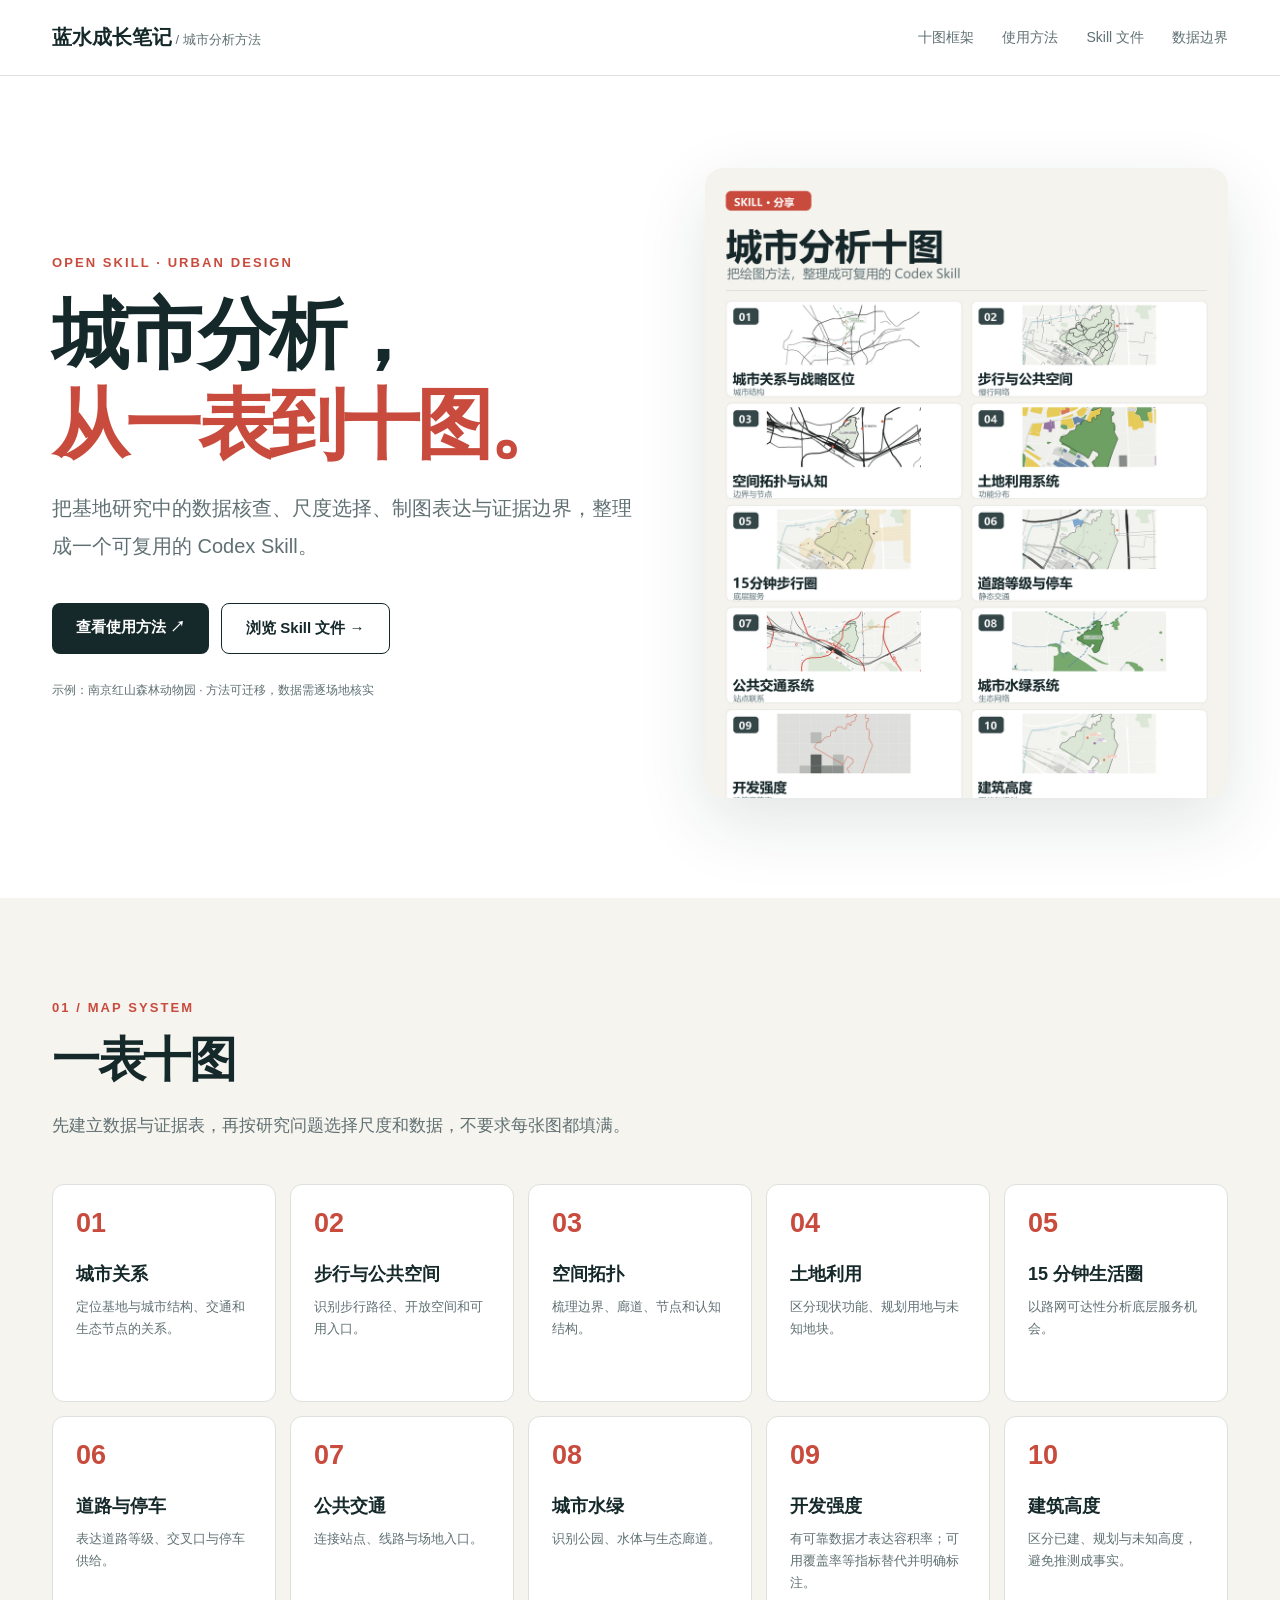
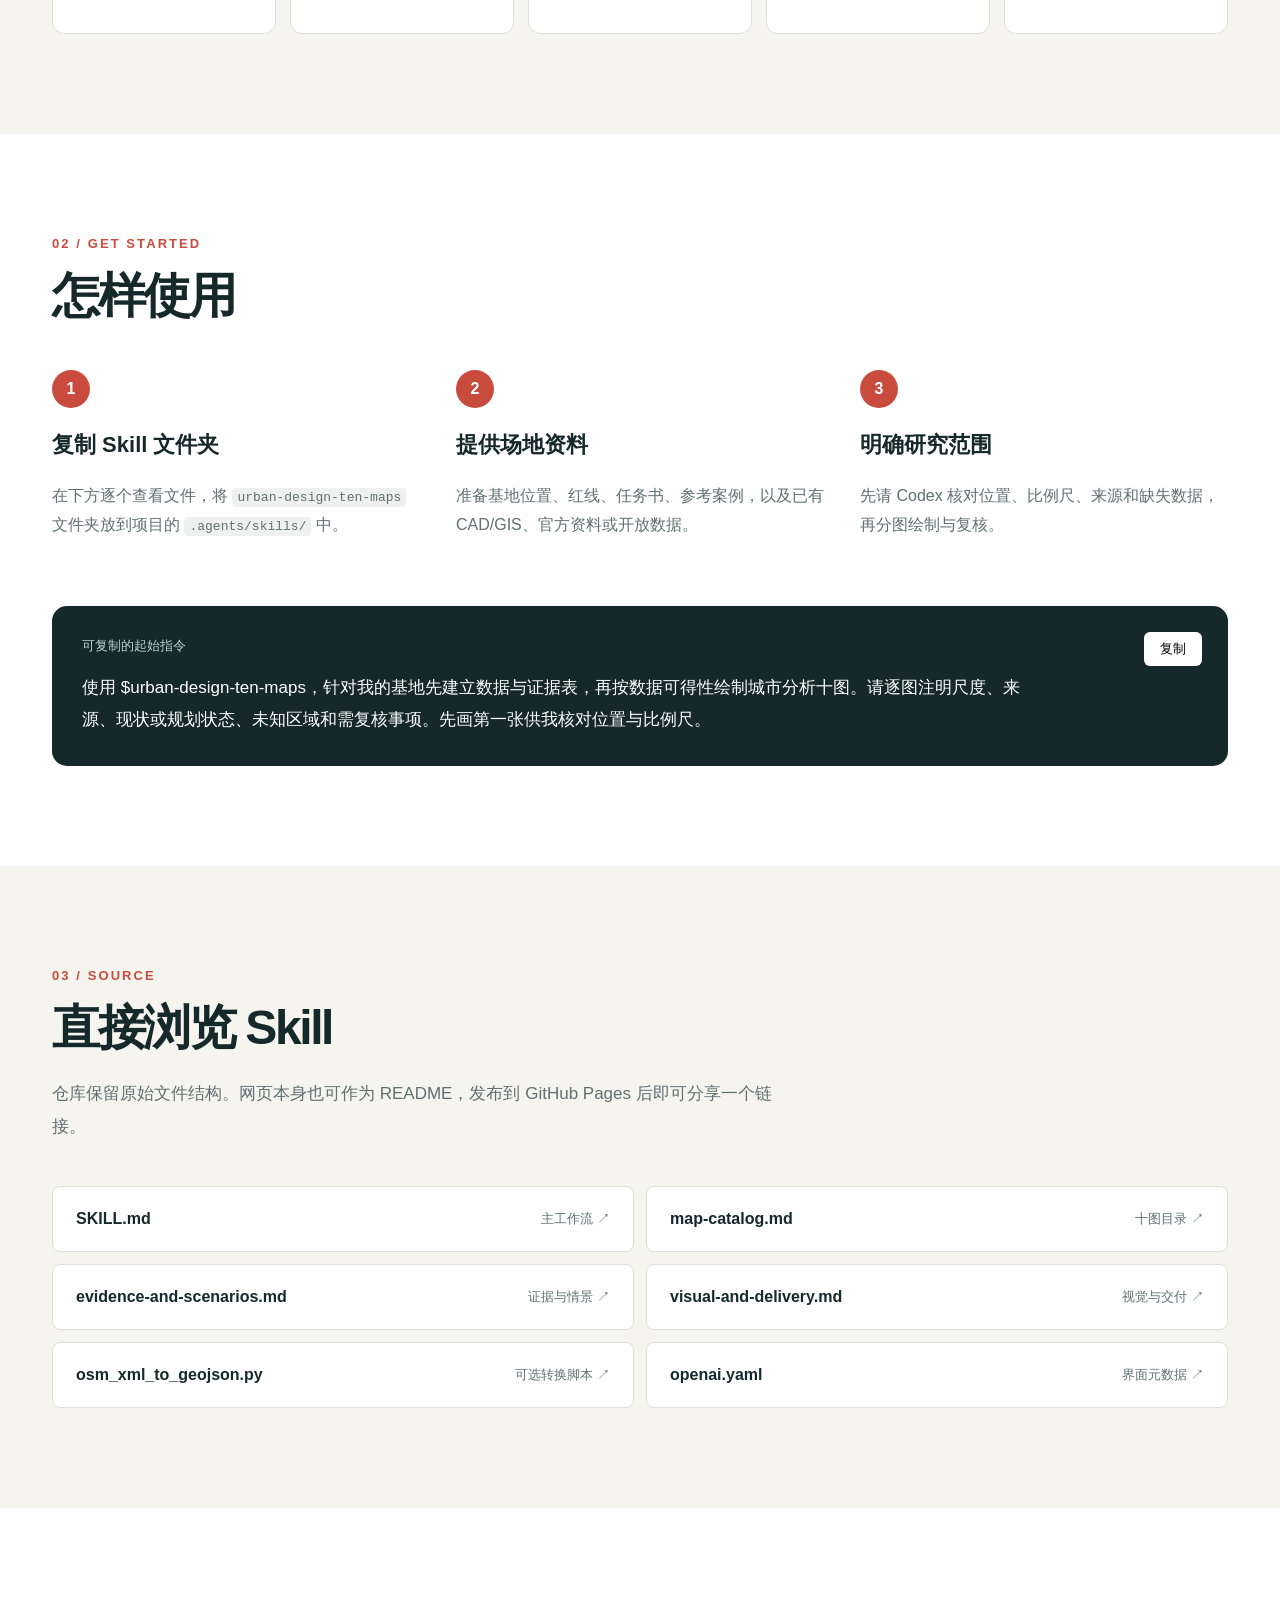
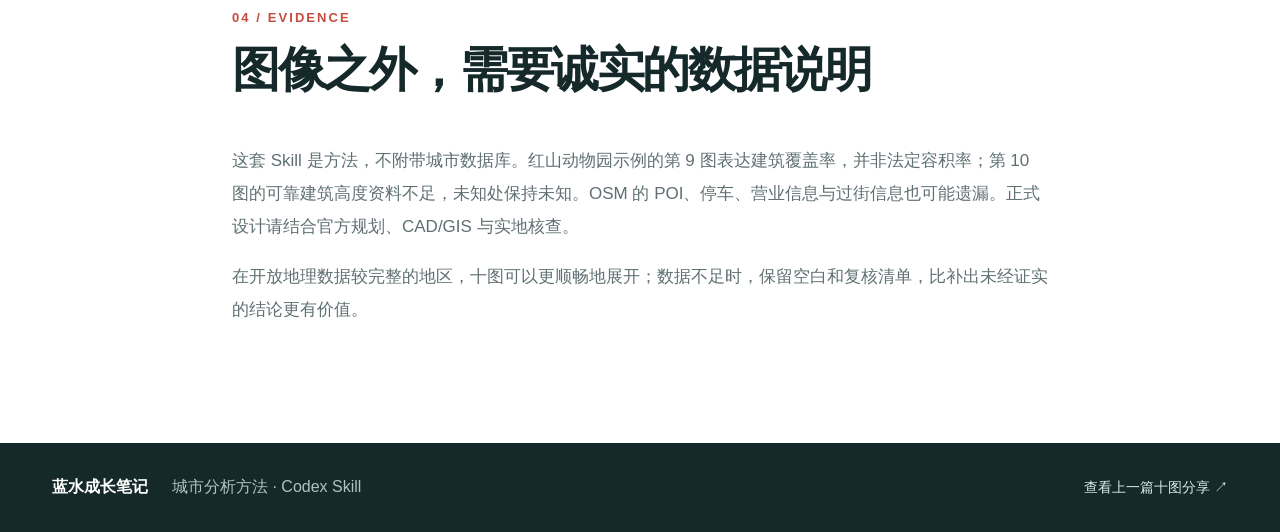
<file: index.html>
<!doctype html>
<html lang="zh-CN">
<head>
<meta charset="utf-8">
<meta name="viewport" content="width=device-width, initial-scale=1">
<meta name="description" content="蓝水成长笔记：Codex 城市分析一表十图 Skill，含方法、示例、安装与数据边界。">
<title>城市分析十图 · 蓝水成长笔记</title>
<link rel="stylesheet" href="style.css">
</head>
<body>
<header class="topbar"><a class="brand" href="#top">蓝水成长笔记<span> / 城市分析方法</span></a><nav><a href="#maps">十图框架</a><a href="#use">使用方法</a><a href="#files">Skill 文件</a><a href="#limits">数据边界</a></nav></header>
<main id="top">
<section class="hero wrap">
<div class="hero-copy"><div class="eyebrow">OPEN SKILL · URBAN DESIGN</div><h1>城市分析，<br><em>从一表到十图。</em></h1><p class="lead">把基地研究中的数据核查、尺度选择、制图表达与证据边界，整理成一个可复用的 Codex Skill。</p><div class="actions"><a class="button primary" href="#use">查看使用方法 ↗</a><a class="button secondary" href="#files">浏览 Skill 文件 →</a></div><p class="tiny">示例：南京红山森林动物园 · 方法可迁移，数据需逐场地核实</p></div>
<div class="hero-art"><img src="assets/hongshan-ten-maps.jpg" alt="南京红山森林动物园一表十图示例总览，蓝水成长笔记水印"></div>
</section>
<section id="maps" class="section pale"><div class="wrap"><div class="section-head"><span>01 / MAP SYSTEM</span><h2>一表十图</h2><p>先建立数据与证据表，再按研究问题选择尺度和数据，不要求每张图都填满。</p></div><div class="grid">
<article><b>01</b><h3>城市关系</h3><p>定位基地与城市结构、交通和生态节点的关系。</p></article>
<article><b>02</b><h3>步行与公共空间</h3><p>识别步行路径、开放空间和可用入口。</p></article>
<article><b>03</b><h3>空间拓扑</h3><p>梳理边界、廊道、节点和认知结构。</p></article>
<article><b>04</b><h3>土地利用</h3><p>区分现状功能、规划用地与未知地块。</p></article>
<article><b>05</b><h3>15 分钟生活圈</h3><p>以路网可达性分析底层服务机会。</p></article>
<article><b>06</b><h3>道路与停车</h3><p>表达道路等级、交叉口与停车供给。</p></article>
<article><b>07</b><h3>公共交通</h3><p>连接站点、线路与场地入口。</p></article>
<article><b>08</b><h3>城市水绿</h3><p>识别公园、水体与生态廊道。</p></article>
<article><b>09</b><h3>开发强度</h3><p>有可靠数据才表达容积率；可用覆盖率等指标替代并明确标注。</p></article>
<article><b>10</b><h3>建筑高度</h3><p>区分已建、规划与未知高度，避免推测成事实。</p></article>
</div></div></section>
<section id="use" class="section"><div class="wrap"><div class="section-head"><span>02 / GET STARTED</span><h2>怎样使用</h2></div><div class="steps"><div><strong>1</strong><h3>复制 Skill 文件夹</h3><p>在下方逐个查看文件，将 <code>urban-design-ten-maps</code> 文件夹放到项目的 <code>.agents/skills/</code> 中。</p></div><div><strong>2</strong><h3>提供场地资料</h3><p>准备基地位置、红线、任务书、参考案例，以及已有 CAD/GIS、官方资料或开放数据。</p></div><div><strong>3</strong><h3>明确研究范围</h3><p>先请 Codex 核对位置、比例尺、来源和缺失数据，再分图绘制与复核。</p></div></div><div class="prompt"><span>可复制的起始指令</span><button id="copyPrompt" type="button">复制</button><p id="promptText">使用 $urban-design-ten-maps，针对我的基地先建立数据与证据表，再按数据可得性绘制城市分析十图。请逐图注明尺度、来源、现状或规划状态、未知区域和需复核事项。先画第一张供我核对位置与比例尺。</p></div></div></section>
<section id="files" class="section pale"><div class="wrap"><div class="section-head"><span>03 / SOURCE</span><h2>直接浏览 Skill</h2><p>仓库保留原始文件结构。网页本身也可作为 README，发布到 GitHub Pages 后即可分享一个链接。</p></div><div class="file-list"><a href="https://github.com/yaoziwen222-ai/yaoziwen222-ai.github.io/blob/main/urban-design-ten-maps/SKILL.md">SKILL.md <span>主工作流 ↗</span></a><a href="https://github.com/yaoziwen222-ai/yaoziwen222-ai.github.io/blob/main/urban-design-ten-maps/references/map-catalog.md">map-catalog.md <span>十图目录 ↗</span></a><a href="https://github.com/yaoziwen222-ai/yaoziwen222-ai.github.io/blob/main/urban-design-ten-maps/references/evidence-and-scenarios.md">evidence-and-scenarios.md <span>证据与情景 ↗</span></a><a href="https://github.com/yaoziwen222-ai/yaoziwen222-ai.github.io/blob/main/urban-design-ten-maps/references/visual-and-delivery.md">visual-and-delivery.md <span>视觉与交付 ↗</span></a><a href="https://github.com/yaoziwen222-ai/yaoziwen222-ai.github.io/blob/main/urban-design-ten-maps/scripts/osm_xml_to_geojson.py">osm_xml_to_geojson.py <span>可选转换脚本 ↗</span></a><a href="https://github.com/yaoziwen222-ai/yaoziwen222-ai.github.io/blob/main/urban-design-ten-maps/agents/openai.yaml">openai.yaml <span>界面元数据 ↗</span></a></div></div></section>
<section id="limits" class="section"><div class="wrap narrow"><div class="section-head"><span>04 / EVIDENCE</span><h2>图像之外，需要诚实的数据说明</h2></div><p>这套 Skill 是方法，不附带城市数据库。红山动物园示例的第 9 图表达建筑覆盖率，并非法定容积率；第 10 图的可靠建筑高度资料不足，未知处保持未知。OSM 的 POI、停车、营业信息与过街信息也可能遗漏。正式设计请结合官方规划、CAD/GIS 与实地核查。</p><p>在开放地理数据较完整的地区，十图可以更顺畅地展开；数据不足时，保留空白和复核清单，比补出未经证实的结论更有价值。</p></div></section>
</main>
<footer><div class="wrap"><b>蓝水成长笔记</b><span>城市分析方法 · Codex Skill</span><a href="https://www.xiaohongshu.com/discovery/item/6ad9953c000000002a03122c">查看上一篇十图分享 ↗</a></div></footer>
<script>document.getElementById('copyPrompt').addEventListener('click',async()=>{const t=document.getElementById('promptText').innerText;await navigator.clipboard.writeText(t);document.getElementById('copyPrompt').innerText='已复制';});</script>
</body></html>
</file>
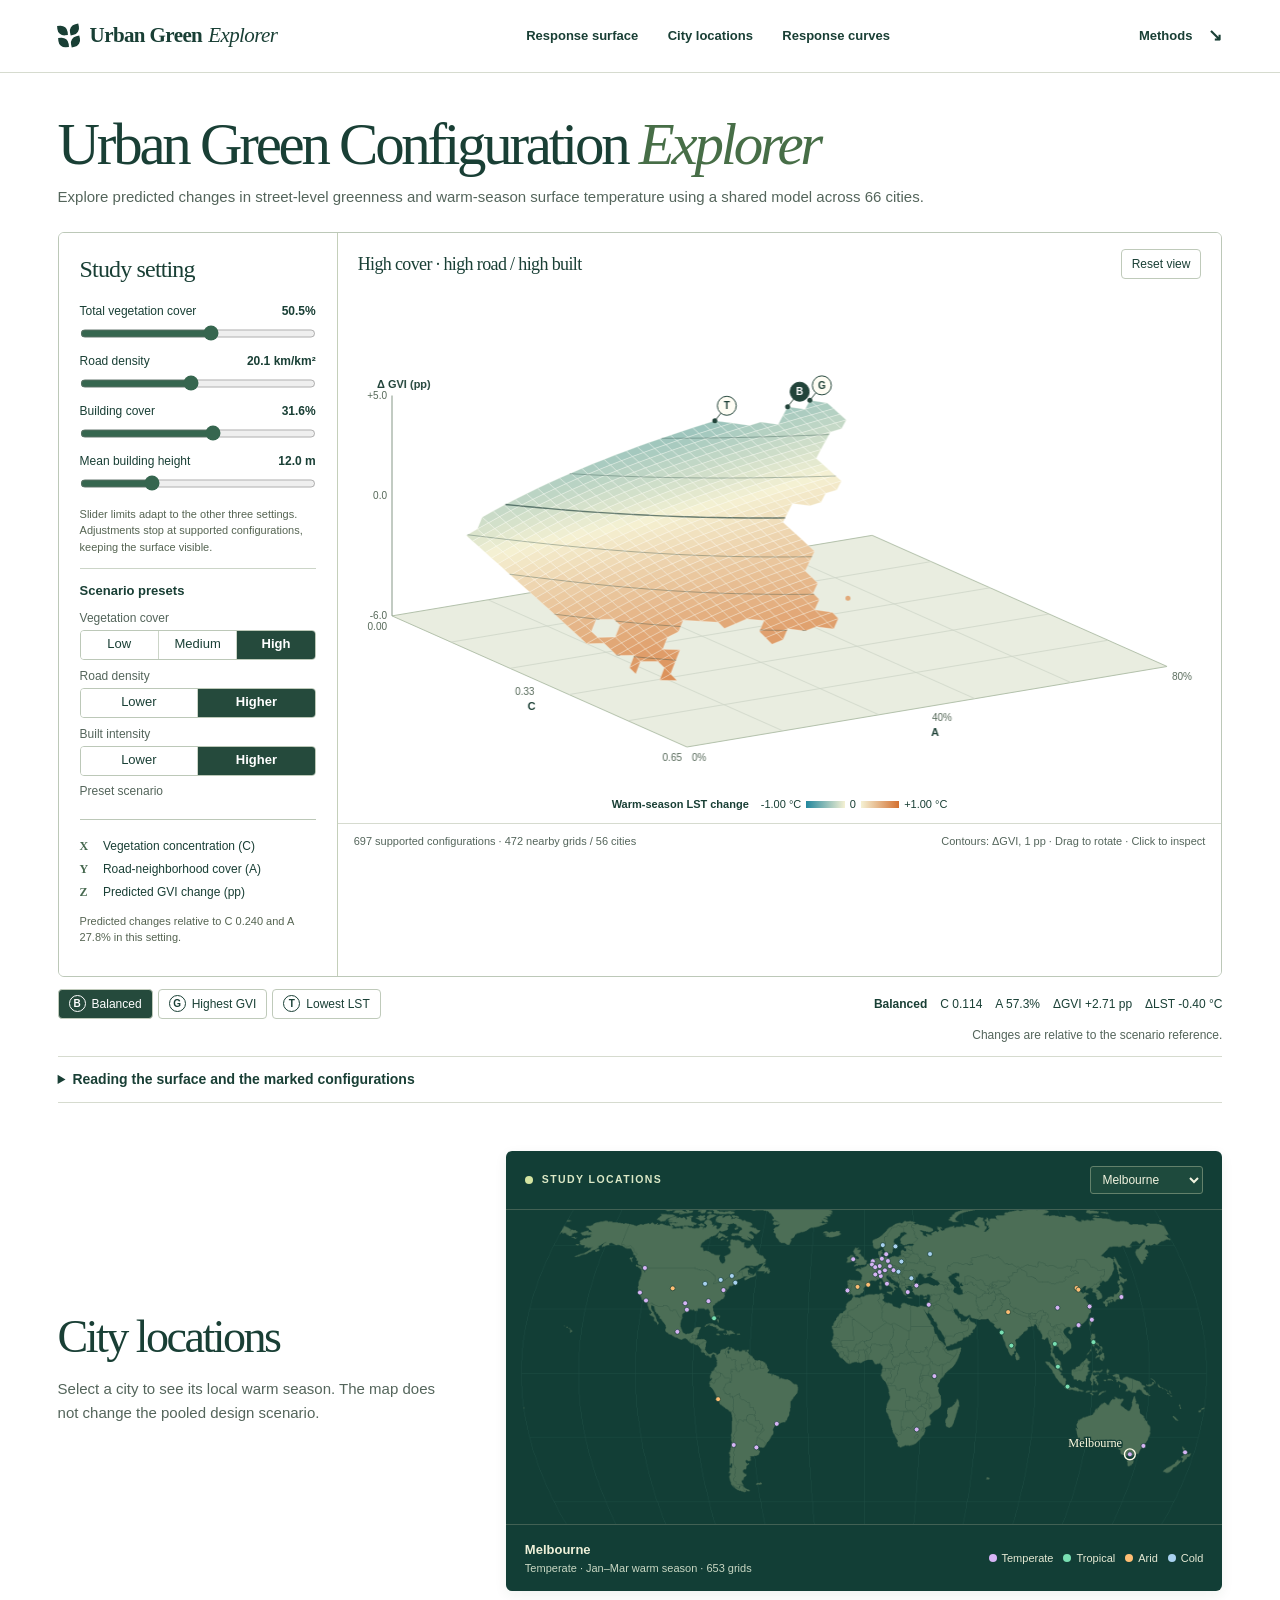
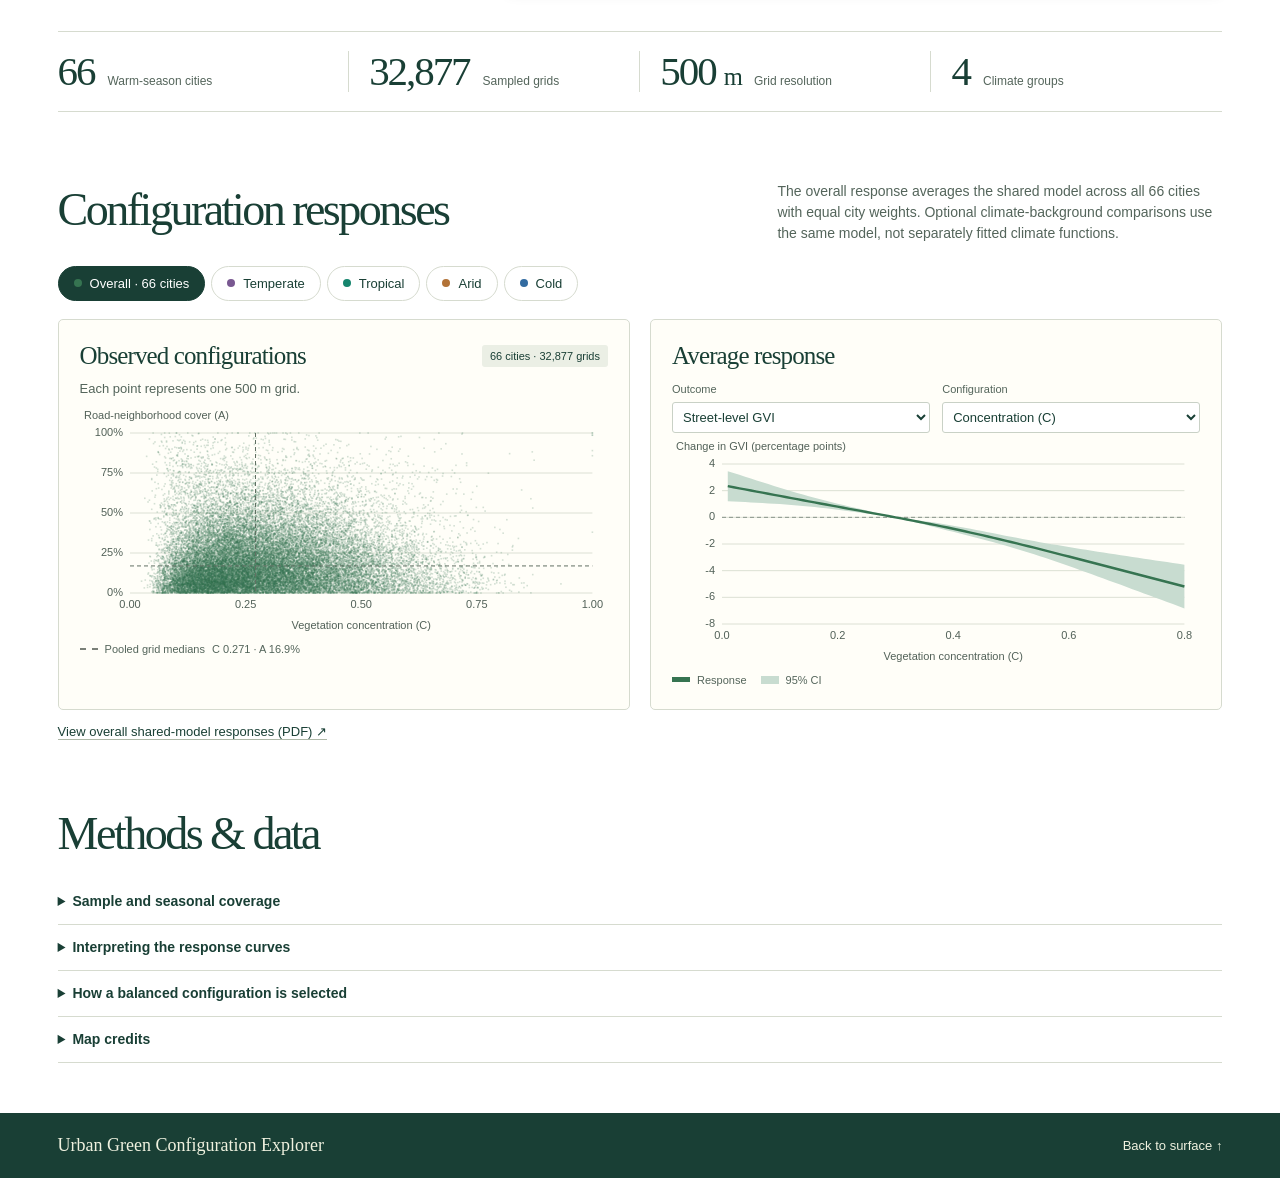
<file: urban-green-configuration-explorer/index.html>
<!doctype html>
<html lang="en"><head><meta charset="utf-8"><meta name="viewport" content="width=device-width,initial-scale=1">
<meta name="theme-color" content="#153d33"><meta name="description" content="Explore observed urban vegetation configurations, street-level greenness and warm-season land surface temperatures across 66 cities.">
<title>Urban Green Configuration Explorer</title><link rel="stylesheet" href="style.css"><script src="assets/study.js" defer></script><link rel="stylesheet" href="surface.css"><link rel="stylesheet" href="global-platform.css?v=20261124b"><script src="assets/surfaces.js" defer></script><script src="assets/surface-context.js" defer></script><script src="configuration.js" defer></script><script src="surface.js?v=20261124b" defer></script><script src="app.js?v=20261124b" defer></script></head>
<body><a class="skip" href="#surface">Skip to response surface</a><header><div class="wrap mast"><a href="#surface" class="wordmark"><span class="brandmark" aria-hidden="true"><i></i><i></i><i></i><i></i></span> Urban Green <em>Explorer</em></a><nav aria-label="Main navigation"><a href="#surface">Response surface</a><a href="#atlas">City locations</a><a href="#responses">Response curves</a></nav><a href="#methods" class="methodslink">Methods <span>↘</span></a></div></header>
<main class="wrap"><section id="surface" class="surfaceChapter"><div class="surfaceTitle"><h1>Urban Green Configuration <em>Explorer</em></h1><p>Explore predicted changes in street-level greenness and warm-season surface temperature using a shared model across 66 cities.</p></div>
<div class="meshLayout"><aside class="meshSettings"><h2>Study setting</h2>
<div class="settingSliders">
<label for="qSlider">Total vegetation cover <span id="qValue"></span></label><input id="qSlider" type="range" step="0.1">
<label for="roadSlider">Road density <span id="roadValue"></span></label><input id="roadSlider" type="range" step="0.1">
<label for="builtSlider">Building cover <span id="builtValue"></span></label><input id="builtSlider" type="range" step="0.1">
<label for="heightSlider">Mean building height <span id="heightValue"></span></label><input id="heightSlider" type="range" step="0.1">
</div><p>Slider limits adapt to the other three settings. Adjustments stop at supported configurations, keeping the surface visible.</p><div id="scenarioControls" class="scenarioControls"><div class="scenarioHeading">Scenario presets</div><div class="scenarioGroup" role="group" aria-labelledby="scenarioLabel0"><span id="scenarioLabel0">Vegetation cover</span><div class="segmentButtons"><button type="button" data-scenario-axis="0" data-value="Low" aria-pressed="false">Low</button><button type="button" data-scenario-axis="0" data-value="Mid" aria-pressed="false">Medium</button><button type="button" data-scenario-axis="0" data-value="High" aria-pressed="false">High</button></div></div><div class="scenarioGroup" role="group" aria-labelledby="scenarioLabel1"><span id="scenarioLabel1">Road density</span><div class="segmentButtons"><button type="button" data-scenario-axis="1" data-value="Lower" aria-pressed="false">Lower</button><button type="button" data-scenario-axis="1" data-value="Higher" aria-pressed="false">Higher</button></div></div><div class="scenarioGroup" role="group" aria-labelledby="scenarioLabel2"><span id="scenarioLabel2">Built intensity</span><div class="segmentButtons"><button type="button" data-scenario-axis="2" data-value="Lower" aria-pressed="false">Lower</button><button type="button" data-scenario-axis="2" data-value="Higher" aria-pressed="false">Higher</button></div></div><p id="scenarioStatus" role="status">Preset scenario</p></div><div class="axisKey"><div><b>X</b> Vegetation concentration (C)</div><div><b>Y</b> Road-neighborhood cover (A)</div><div><b>Z</b> Predicted GVI change (pp)</div></div><p id="meshAnchor"></p></aside>
<article id="meshPanel"><div class="meshHead"><h2 id="meshSubtitle">Local warm season</h2><button type="button" id="resetMesh">Reset view</button></div>
<canvas id="mesh" tabindex="0" aria-label="Three-dimensional response surface. Use arrow keys to rotate. Select a marked configuration below for exact model predictions."></canvas><p id="meshEmpty" hidden></p>
<div class="meshLegend"><strong>Warm-season LST change</strong><div><span id="coldLimit"></span><i></i><span>0</span><i></i><span id="warmLimit"></span></div></div>
<div class="meshFoot"><span id="meshCaption"></span><span>Contours: ΔGVI, 1 pp · Drag to rotate · Click to inspect</span></div></article></div>
<div class="meshDetails"><div id="meshMarkers" aria-label="Featured configurations"><button data-mark="Balanced"><b>B</b> Balanced</button><button data-mark="GVI maximum"><b>G</b> Highest GVI</button><button data-mark="LST minimum"><b>T</b> Lowest LST</button></div><div id="meshReadout" aria-live="polite"></div><div id="meshComparison" aria-live="polite"></div></div>
<details class="surfaceMethod"><summary>Reading the surface and the marked configurations</summary><p>Move a slider to update the surface and its balanced point across the pooled 66-city sample. Click the surface to inspect a configuration. Each candidate must have at least 10 nearby grids from at least three cities under similar conditions. The mesh connects neighboring supported predictions. Height shows the change in street-level green view index in percentage points. Blue means a lower warm-season surface temperature and orange means a higher one, both relative to the setting anchor. The 12 presets use common axis and color ranges matching the scenario figure. Custom ranges expand if necessary. All changes are relative to the current scenario reference, not absolute GVI or LST predictions. The additional comparison uses the balanced configuration within the same scenario. Where objectives select the same candidate, their letters share one marker. The balanced choice minimizes the larger of the two normalized shortfalls.</p><div id="choice"></div></details></section><section id="atlas" class="hero"><div class="intro"><h2>City locations</h2><p>Select a city to see its local warm season. The map does not change the pooled design scenario.</p></div>
<div class="atlasbox"><div class="mapheading"><span class="maptag"><i></i> Study locations</span><label class="sr" for="mapCity">Find a study city</label><select id="mapCity"></select></div>
<div class="mapstage"><img src="assets/world.png" alt=""><svg viewBox="0 0 820 360" id="map" aria-label="City locations on the world map"></svg></div><div class="mapbottom"><div id="mapFocus" aria-live="polite"></div><div id="mapKey" class="key"></div></div></div></section>
<section class="stats" aria-label="Study scope"><div><strong>66</strong><span>Warm-season cities</span></div><div><strong>32,877</strong><span>Sampled grids</span></div><div><strong>500 <small>m</small></strong><span>Grid resolution</span></div><div><strong>4</strong><span>Climate groups</span></div></section>

<section id="responses" class="chapter"><div class="sectiontitle"><h2>Configuration responses</h2><p>The overall response averages the shared model across all 66 cities with equal city weights. Optional climate-background comparisons use the same model, not separately fitted climate functions.</p></div>
<div id="climates" class="tabs" role="group" aria-label="Climate group"></div>
<div class="plots"><article class="chartcard"><div class="cardhead"><h3>Observed configurations</h3><span id="sample"></span></div><p>Each point represents one 500 m grid.</p><canvas id="distribution" role="img" aria-label="Distribution of observed vegetation concentration and road-neighborhood vegetation cover"></canvas><div class="chartlegend"><i class="dash"></i>Pooled grid medians <span id="medians"></span></div></article>
<article class="chartcard"><div class="cardhead"><h3>Average response</h3></div><div class="controlrow"><label>Outcome<select id="outcome"><option value="gvi_pp">Street-level GVI</option><option value="lst_dev_c">Warm-season LST</option></select></label><label>Configuration<select id="variable"><option value="C">Concentration (C)</option><option value="A">Road-neighborhood cover (A)</option></select></label></div><canvas id="response" role="img" aria-label="Shared-model response with pointwise 95 percent city-jackknife confidence interval"></canvas><div class="chartlegend"><i class="solid"></i>Response <i class="band"></i>95% CI </div></article></div><p class="figurelink"><a href="assets/shared-responses.pdf" target="_blank" rel="noopener">View overall shared-model responses (PDF) ↗</a></p></section>



<section id="methods" class="chapter last"><h2>Methods &amp; data</h2>
<details><summary>Sample and seasonal coverage</summary><p>Of 70 candidate cities, 66 meet the warm-season requirements. Each city's warm window is its warmest consecutive three months by mean 2 m air temperature over 2016–2023. Daytime Landsat 8 land surface temperature (LST) is expressed relative to the city's warm-season median. Green view index (GVI) comes from street imagery at eligible sites. Image capture dates can differ from the temperature window.</p></details>
<details><summary>Interpreting the response curves</summary><p>C measures how concentrated vegetation is among 25 subcells in each grid. A measures vegetation cover in road neighborhoods. Curves vary one metric, retain observed values of the other and average predictions with equal city weights. Changes are relative to C = 0.30 or A = 15%. Shading shows pointwise 95% confidence intervals. The chart displays supported portions of the model. Configuration terms are shared across climate groups. Confidence intervals use city deletion and refitting. These are adjusted associations, not measured intervention effects.</p></details>
<details><summary>How a balanced configuration is selected</summary><p>Within each setting we scale the shortfall from each objective’s best supported prediction by that objective’s prediction range. We select the candidate with the smallest maximum shortfall. All 12 pooled scenarios satisfy the observational support criteria. Scenario backgrounds use pooled grid medians; the shared model is fitted with equal city weights. Climate-specific vegetation-cover terms are retained in the model and cancel in fixed-background configuration contrasts. Changes in GVI and LST are measured against the anchor for the selected setting.</p><a href="assets/balanced-configurations.csv" download>Download balanced configurations (CSV) ↓</a></details>
<details><summary>Map credits</summary><p>World boundaries from Natural Earth via world-atlas.</p></details></section></main><footer><div class="wrap"><span>Urban Green Configuration Explorer</span><a href="#surface">Back to surface ↑</a></div></footer></body></html>
</file>
<file: style.css>
:root{--ink:#15282a;--muted:#607072;--cream:#f6f4ef;--line:#dce1dd;--red:#c84b3d}*{box-sizing:border-box}html{scroll-behavior:smooth}body{margin:0;color:var(--ink);background:#fff;font-family:"Microsoft YaHei","Noto Sans SC",sans-serif}a{color:inherit;text-decoration:none}.wrap{max-width:1240px;margin:auto;padding:0 32px}.topbar{height:76px;display:flex;align-items:center;justify-content:space-between;padding:0 max(32px,calc((100vw - 1176px)/2));border-bottom:1px solid var(--line);background:#fff}.brand{font-weight:800;font-size:20px}.brand span{font-size:13px;color:var(--muted);font-weight:400}nav{display:flex;gap:28px;font-size:14px;color:var(--muted)}nav a:hover{color:var(--red)}.hero{display:grid;grid-template-columns:1fr .9fr;gap:72px;align-items:center;padding-top:92px;padding-bottom:100px}.eyebrow,.section-head span{color:var(--red);font-size:13px;font-weight:800;letter-spacing:.16em}.hero h1{font-size:clamp(54px,6vw,88px);line-height:1.16;letter-spacing:-.055em;margin:20px 0}.hero h1 em{font-style:normal;color:var(--red)}.lead{font-size:20px;line-height:1.9;color:var(--muted);max-width:620px}.actions{display:flex;gap:12px;margin-top:38px}.button{padding:15px 24px;border-radius:8px;font-size:15px;font-weight:700}.primary{background:var(--ink);color:#fff}.secondary{border:1px solid var(--ink)}.tiny{font-size:12px;color:var(--muted);margin-top:28px}.hero-art{border-radius:18px;overflow:hidden;box-shadow:0 24px 70px #122b2b1f;max-height:630px}.hero-art img{display:block;width:100%;height:100%;object-fit:cover;object-position:top}.section{padding:100px 0}.pale{background:var(--cream)}.section-head{max-width:740px;margin-bottom:42px}.section-head h2{font-size:48px;letter-spacing:-.05em;margin:12px 0}.section-head p,.narrow>p{color:var(--muted);font-size:17px;line-height:1.95}.grid{display:grid;grid-template-columns:repeat(5,1fr);gap:14px}.grid article{background:#fff;border:1px solid var(--line);border-radius:12px;padding:23px;min-height:218px}.grid b{font-size:27px;color:var(--red)}.grid h3{font-size:18px;margin:23px 0 10px}.grid p{color:var(--muted);font-size:13px;line-height:1.7;margin:0}.steps{display:grid;grid-template-columns:repeat(3,1fr);gap:36px}.steps strong{display:inline-grid;place-items:center;background:var(--red);color:white;width:38px;height:38px;border-radius:50%}.steps h3{font-size:22px}.steps p{color:var(--muted);line-height:1.8}code{background:#eef1ee;padding:2px 5px;border-radius:4px}.prompt{position:relative;background:var(--ink);color:#fff;border-radius:15px;padding:30px;margin-top:50px}.prompt span{color:#bdd2cf;font-size:13px}.prompt p{font-size:17px;line-height:1.9;margin-bottom:0;max-width:960px}.prompt button{position:absolute;right:26px;top:26px;padding:8px 16px;background:white;border:0;border-radius:6px;cursor:pointer}.file-list{display:grid;grid-template-columns:repeat(2,1fr);gap:12px}.file-list a{background:#fff;border:1px solid var(--line);padding:23px;border-radius:8px;font-weight:700;display:flex;justify-content:space-between;gap:12px}.file-list a:hover{border-color:var(--red)}.file-list span{font-weight:400;color:var(--muted);font-size:13px}.narrow{max-width:880px}footer{background:var(--ink);color:#fff;padding:34px 0}footer .wrap{display:flex;gap:24px;align-items:center}footer span{color:#b0c3c1}footer a{margin-left:auto;color:#d8e9e5;font-size:14px}@media(max-width:900px){.grid{grid-template-columns:repeat(2,1fr)}.hero{grid-template-columns:1fr}.hero-art{max-width:600px}.steps{grid-template-columns:1fr}.file-list{grid-template-columns:1fr}}@media(max-width:600px){.wrap{padding:0 20px}.topbar{padding:0 20px;height:65px}.brand span,nav{display:none}.hero{padding-top:54px;padding-bottom:70px;gap:35px}.hero h1{font-size:52px}.lead{font-size:17px}.actions{flex-wrap:wrap}.section{padding:70px 0}.section-head h2{font-size:36px}.grid{gap:9px}.grid article{padding:16px;min-height:205px}.grid h3{font-size:16px}.grid p{font-size:12px}footer .wrap{flex-wrap:wrap}footer a{margin-left:0}}
</file>
<file: urban-green-configuration-explorer/style.css>
:root{--paper:#f8f7f1;--ink:#193f35;--muted:#54655b;--line:#d6dbcf;--rust:#a24a2a;--sans:"Instrument Sans","Segoe UI",Arial,sans-serif;--serif:"Instrument Serif",Georgia,"Times New Roman",serif}*{box-sizing:border-box}html{scroll-behavior:smooth;scroll-padding-top:24px}body{margin:0;background:var(--paper);color:var(--ink);font-family:var(--sans);line-height:1.5}.wrap{max-width:1510px;width:91%;margin:auto}a{color:inherit;text-decoration:none}a:hover{text-decoration:underline}button,select{font:inherit;cursor:pointer;color:inherit}a:focus-visible,button:focus-visible,select:focus-visible,summary:focus-visible{outline:3px solid #ce8550;outline-offset:4px}.skip,.sr{position:absolute;clip-path:inset(50%);height:1px;width:1px;overflow:hidden}.skip:focus{clip-path:none;width:auto;height:auto;padding:10px;background:white;z-index:5}header{border-bottom:1px solid var(--line)}.mast,nav,.wordmark,.methodslink,.mapheading,.mapbottom,.key,.sectiontitle,.cardhead,.chartlegend,footer .wrap{display:flex;align-items:center}.mast{min-height:72px;justify-content:space-between;gap:22px}.wordmark{gap:6px;font-family:var(--serif);font-size:21px;letter-spacing:-.6px;font-weight:600}.wordmark em{font-weight:400}.brandmark{display:grid;grid-template:repeat(2,10px)/repeat(2,10px);gap:2px;transform:rotate(-5deg);margin-right:4px}.brandmark i{background:var(--ink);border-radius:0 70% 0 70%}.brandmark i:nth-child(even){transform:rotate(82deg)}nav{gap:clamp(14px,2.3vw,36px);font-size:13px;font-weight:600}.methodslink,.jump{gap:16px;font-size:13px;font-weight:650}.methodslink span{font-size:17px}.hero{display:grid;grid-template-columns:minmax(300px,.74fr) minmax(0,1.32fr);gap:4%;align-items:center;padding:48px 0 40px}.eyebrow,.maptag{display:flex;align-items:center;gap:9px;text-transform:uppercase;letter-spacing:2px;font-size:10.5px;font-weight:720}.eyebrow b{width:22px;height:2px;background:var(--rust)}h1,h2{font-family:var(--serif);font-weight:400;letter-spacing:-.055em}h1{font-size:clamp(56px,5.6vw,94px);line-height:.93;margin:21px 0 19px}h1 em{font-weight:400;color:#476e47}.intro p{max-width:440px;color:var(--muted);font-size:clamp(15px,1.15vw,19px);line-height:1.55}.jump{display:inline-flex;align-items:center;border-bottom:1px solid #9ea995;padding-bottom:3px}.jump span{color:var(--rust)}.atlasbox{position:relative;background:#123e36;border-radius:6px;color:#eff1d9;overflow:hidden;box-shadow:0 4px 13px #1a382411}.mapheading,.mapbottom{justify-content:space-between;padding:15px 19px;gap:10px}.mapheading{border-bottom:1px solid #426154}.maptag{letter-spacing:1.4px;color:#dce9c7}.maptag i,.key i,.tabs i{width:8px;height:8px;display:inline-block;border-radius:50%;flex:none}.maptag i{background:#d4e4a1}.mapheading select{color:#f1f3df;background:#1e4a3d;border:1px solid #63816b;padding:5px 7px;border-radius:3px;font-size:12px;max-width:49%}.mapstage{position:relative;aspect-ratio:820/360}.mapstage img,.mapstage svg{position:absolute;width:100%;height:100%;display:block}.mapstage circle{cursor:pointer}.mapbottom{border-top:1px solid #426154;min-height:57px;flex-wrap:wrap;font-size:11px}.mapbottom strong{font-size:13px}.mapbottom small{display:block;color:#c9d7c3;font-size:11px}.key{flex-wrap:wrap;gap:10px;color:#e4e8d3}.key span{display:flex;align-items:center;gap:5px}.stats{border-block:1px solid var(--line);display:grid;grid-template-columns:repeat(4,1fr);padding:19px 0}.stats div{display:flex;align-items:baseline;gap:13px;padding:0 7%;border-right:1px solid var(--line)}.stats div:first-child{padding-left:0}.stats div:last-child{border:0}.stats strong{font:400 clamp(30px,3.2vw,50px)/1 var(--serif);letter-spacing:-.05em}.stats strong small{font-size:.6em}.stats span{font-size:12px;color:var(--muted)}.chapter{padding:54px 0 0}.sectiontitle{justify-content:space-between;align-items:flex-end;gap:24px;margin:10px 0 22px}h2{font-size:clamp(37px,3.6vw,62px);line-height:1.12;margin:8px 0}.sectiontitle p,.note{font-size:14px;color:var(--muted);max-width:445px;margin:0}.tabs{display:flex;align-items:center;gap:6px;flex-wrap:wrap;margin:14px 0 18px}.tabs button{display:inline-flex;align-items:center;gap:8px;background:transparent;padding:7px 15px;border:1px solid var(--line);border-radius:30px;font-size:13px}.tabs button[aria-pressed=true]{background:var(--ink);color:white;border-color:var(--ink)}.plots,.casecards{display:grid;grid-template-columns:1fr 1fr;gap:20px}.chartcard,.fieldcard{border:1px solid var(--line);background:#fffef8;padding:21px;border-radius:5px;min-width:0}.cardhead{gap:12px;justify-content:space-between}.cardhead span{background:#ebefe5;font-size:11px;padding:3px 8px;border-radius:3px}h3{font:400 25px/1.2 var(--serif);letter-spacing:-.035em;margin:0}.chartcard p{font-size:13px;color:var(--muted);margin:8px 0}.chartcard canvas{display:block;width:100%;height:225px}.chartlegend{flex-wrap:wrap;gap:7px;font-size:11px;color:var(--muted);margin:9px 0 0}.chartlegend i:not(:first-child){margin-left:7px}.dash,.solid,.band{width:18px;border-top:2px dashed #7a8078}.solid{border-style:solid;border-color:#367451}.band{border:0;background:#c8dcd0;height:8px}.ring{width:7px;height:7px;border:1px solid #36493f;border-radius:50%}.controlrow,.fields{display:grid;grid-template-columns:1fr 1fr;gap:12px}.controlrow{margin:10px 0 5px}.controlrow label,.fields label{display:grid;gap:4px;font-size:11px;color:var(--muted)}.controlrow select,.fields select{max-width:100%;min-width:0;background:var(--paper);border:1px solid #c9d1c6;border-radius:3px;padding:6px;font-size:13px;color:var(--ink)}.balancebox{display:grid;grid-template-columns:.9fr 1.1fr;background:#e8ede0;border:1px solid var(--line);border-radius:4px}.settings,#choice{padding:25px}.settings{border-right:1px solid #c7d1c0}.fields{margin-top:16px}#choice{background:#e0e7d7}.rule{font-size:12px;color:var(--muted)}.numbers{display:flex;flex-wrap:wrap;gap:12px 26px;margin:12px 0}.numbers strong{display:block;font:32px/1.2 var(--serif)}.numbers small,.micro{font-size:11px}.casephotos{display:grid;grid-template-columns:1fr 1.65fr;gap:8px;margin:12px 0}.casephotos img{width:100%;height:clamp(120px,13vw,195px);object-fit:contain;background:#eeeee4}.casephotos .plan{image-rendering:pixelated}.fieldcard h3 small{font:12px var(--sans);color:var(--muted)}.fieldcard p{font-size:12px;margin:5px 0}.credit a,.last a{border-bottom:1px solid #aeb8a8}.warn{color:#983e16}.note{margin-top:14px;max-width:none}details{border-bottom:1px solid var(--line);padding:12px 0;color:var(--muted);font-size:14px}summary{font-weight:600;cursor:pointer;color:var(--ink)}details p{max-width:850px}.season{padding:15px 0}.last{padding-bottom:50px}.last h2{margin:12px 0 20px}footer{background:var(--ink);color:#eff1df}footer .wrap{justify-content:space-between;padding:22px 0;font-size:13px}footer span{font:18px var(--serif)}
@media(max-width:950px){.mast nav{gap:12px;font-size:12px}.stats div{display:block}.stats span{display:block;margin-top:4px}.hero{gap:3%;grid-template-columns:.8fr 1.2fr}.mapheading,.mapbottom{padding:10px}.sectiontitle p{max-width:42%}}@media(max-width:760px){.wrap{width:92%}.mast{min-height:60px;flex-wrap:wrap;gap:5px;padding:11px 0}.mast nav{order:3;width:100%;overflow:auto;gap:16px;padding-top:5px}.methodslink{margin-left:auto}.hero{grid-template-columns:1fr;padding:28px 0 20px;gap:22px}h1{font-size:53px;line-height:.97;margin:14px 0}h1 br:first-of-type{display:none}h1 br:first-of-type:after{content:" "}.intro p{margin:10px 0}.stats{padding:14px 0}.stats div{padding:0 8px}.stats strong{font-size:28px}.stats span{font-size:10px}.chapter{padding-top:36px}.sectiontitle{display:block}.sectiontitle p{max-width:100%;margin-top:10px}.plots,.casecards,.balancebox{grid-template-columns:1fr}.settings{border-right:0;border-bottom:1px solid var(--line)}.chartcard,.fieldcard,.settings,#choice{padding:16px}.casephotos img{height:155px}.last{padding-bottom:36px}}@media(prefers-reduced-motion:reduce){html{scroll-behavior:auto}}
.figurelink{font-size:13px;margin:12px 0 0}.figurelink a{border-bottom:1px solid #aeb8a8}
</file>
<file: urban-green-configuration-explorer/surface.css>
.surfaceChapter{padding-top:32px}.surfaceTitle{margin-bottom:24px}.surfaceTitle h1{font-size:clamp(40px,4.6vw,76px);line-height:1.03;margin:10px 0}.surfaceTitle p{font-size:15px;color:var(--muted);margin:6px 0 0}.meshLayout{display:grid;grid-template-columns:minmax(220px,24%) 1fr;border:1px solid #bcc8b8;border-radius:6px;overflow:hidden;background:#fffdf5}
.meshSettings{background:#e7edde;padding:23px 21px;border-right:1px solid #c4cfba}.meshSettings h2,.meshHead h2{font:400 24px/1.15 var(--serif);letter-spacing:-.035em;margin:0}.meshSettings .fields{grid-template-columns:1fr;gap:11px}.meshSettings .fields select{background:#fbfcf5;padding:7px 8px}.axisKey{margin:19px 0 12px;border-top:1px solid #bcc8b8;padding-top:12px;font-size:12px}.axisKey div{margin:5px 0}.axisKey b{display:inline-block;width:20px;font-family:Georgia,serif;color:#476950}.meshSettings p{font-size:11px;line-height:1.5;margin:7px 0;color:#556452}
#meshPanel{position:relative;min-width:0;display:flex;flex-direction:column;background:radial-gradient(ellipse at 60% 44%,#faf9ed 0,#fffdf6 70%)}.meshHead,.meshFoot,.meshLegend,.meshDetails,#meshReadout,#meshMarkers{display:flex;align-items:center;gap:12px}.meshHead,.meshFoot{justify-content:space-between}.meshHead{padding:16px 20px 0}.meshHead h2{font-size:20px}.meshHead button,#meshMarkers button{font-size:12px;background:transparent;border:1px solid #bfcaba;border-radius:4px;padding:5px 10px}.meshHead button:hover,#meshMarkers button:hover{background:#e4ebde}#mesh{display:block;width:100%;height:clamp(330px,29vw,480px);flex:none;min-height:320px;touch-action:none;cursor:grab}#mesh:active{cursor:grabbing}#mesh:focus-visible{outline:2px solid #6b8769;outline-offset:-3px}
.meshLegend{justify-content:center;flex-wrap:wrap;font-size:11px;margin:5px 10px 10px}.meshLegend>div{display:flex;align-items:center;gap:5px}.meshLegend i{width:clamp(20px,3vw,55px);height:7px;background:linear-gradient(90deg,#22879d,#f5f1d3)}.meshLegend i:nth-of-type(2){background:linear-gradient(90deg,#f5f1d3,#d37031)}.meshFoot{border-top:1px solid var(--line);font-size:11px;padding:9px 16px;color:var(--muted)}.meshDetails{align-items:stretch;flex-wrap:wrap;padding:12px 0;border-bottom:1px solid var(--line);justify-content:space-between}#meshMarkers{gap:5px;flex-wrap:wrap}#meshMarkers button{display:inline-flex;align-items:center;gap:6px}#meshMarkers button b{border:1px solid currentColor;border-radius:50%;width:17px;height:17px;display:grid;place-items:center;font:600 10px var(--sans)}#meshMarkers button[aria-pressed=true]{background:#254a3c;color:white}#meshReadout{font-size:12px;flex-wrap:wrap;gap:5px 13px}#meshReadout strong{font-weight:600}.surfaceMethod #choice{padding:12px 16px}.surfaceMethod #choice h3{font-size:20px}.empty #mesh,.empty .meshLegend,.empty .meshFoot,.empty #resetMesh{visibility:hidden}#meshEmpty{position:absolute;top:42%;left:14%;width:72%;text-align:center;font-size:17px;color:var(--muted)}.meshLayout:has(.empty)+.meshDetails{display:none}.surfaceChapter .season{border-bottom:1px solid var(--line)}
@media(max-width:760px){.surfaceChapter{padding-top:24px}.meshLayout{grid-template-columns:1fr}.meshSettings{padding:13px 15px;border:0;border-bottom:1px solid var(--line)}.meshSettings .fields{margin-top:9px}.meshSettings h2{font-size:18px}.axisKey{display:flex;flex-wrap:wrap;gap:2px 9px;margin:10px 0 0;padding-top:6px;font-size:10px}.axisKey div{margin:0}.axisKey b{width:auto;margin-right:3px}.meshHead{padding:12px 12px 0}.meshHead h2{font-size:17px}#mesh{flex:none;height:300px;min-height:0}.meshFoot{font-size:10px;gap:5px;flex-wrap:wrap}.meshDetails{gap:8px}.meshLegend{margin:0 7px 7px;gap:5px}.meshDetails #meshReadout{width:100%}.surfaceTitle p{font-size:14px}}
.settingSliders{border-top:1px solid #bcc8b8;margin-top:16px;padding-top:14px;display:grid;gap:3px}
.settingSliders label{display:flex;justify-content:space-between;align-items:baseline;gap:6px;font-size:12px;color:var(--ink)}
.settingSliders label span{font-variant-numeric:tabular-nums;white-space:nowrap;font-weight:600}
.settingSliders input{width:100%;min-width:0;margin:0 0 5px;height:21px;cursor:pointer;accent-color:#36664f}
.settingSliders input:focus-visible{outline:2px solid #426f54;outline-offset:2px}
.meshSettings .fields select{min-width:0;max-width:100%}
</file>
<file: urban-green-configuration-explorer/global-platform.css>
/* Preserve the published two-column layout and compact bottom readout. */
:root{--paper:#fff}
.meshLayout,.meshSettings,#meshPanel,.meshSettings .fields select{background:#fff}
.meshSettings .fields label{font-size:12px}
.meshSettings .settingSliders{border-top:0;padding-top:0;margin-top:18px}
.scenarioControls{display:grid;gap:7px;margin-top:13px;padding-top:12px;border-top:1px solid #ccd5c8}
.scenarioHeading{font-size:13px;font-weight:600;margin-bottom:1px}
.scenarioGroup>span{display:block;font-size:12px;color:var(--muted);margin-bottom:3px}
.segmentButtons{display:flex;border:1px solid #bcc8b8;border-radius:4px;overflow:hidden}
.segmentButtons button{flex:1;min-width:0;border:0;border-right:1px solid #ccd5c8;border-radius:0;background:#fff;font-size:13px;line-height:1.3;min-height:28px;padding:4px 3px}
.segmentButtons button:last-child{border-right:0}
.segmentButtons button:hover{background:#edf3ee}
.segmentButtons button[aria-pressed=true]{background:#254a3c;color:#fff;font-weight:600}
.segmentButtons button:focus-visible{outline:2px solid #ce8550;outline-offset:-3px}
.meshSettings #scenarioStatus{margin:0;font-size:12px;color:var(--muted);line-height:1.4}
.meshSettings #scenarioStatus.custom{color:#8b512b}
.meshHead h2{font-size:18px}
.meshDetails{row-gap:7px}
#meshComparison{flex-basis:100%;text-align:right;color:var(--muted);font-size:12px;min-height:18px}
#meshComparison:empty{display:none}
#meshMarkers button:disabled{opacity:.5;cursor:default}
.surfaceMethod #choice:empty{display:none}
@media(max-width:760px){#meshComparison{text-align:left}.meshHead h2{font-size:16px}}

@media(min-width:761px){#mesh{height:clamp(430px,40vw,600px);}}
</file>
